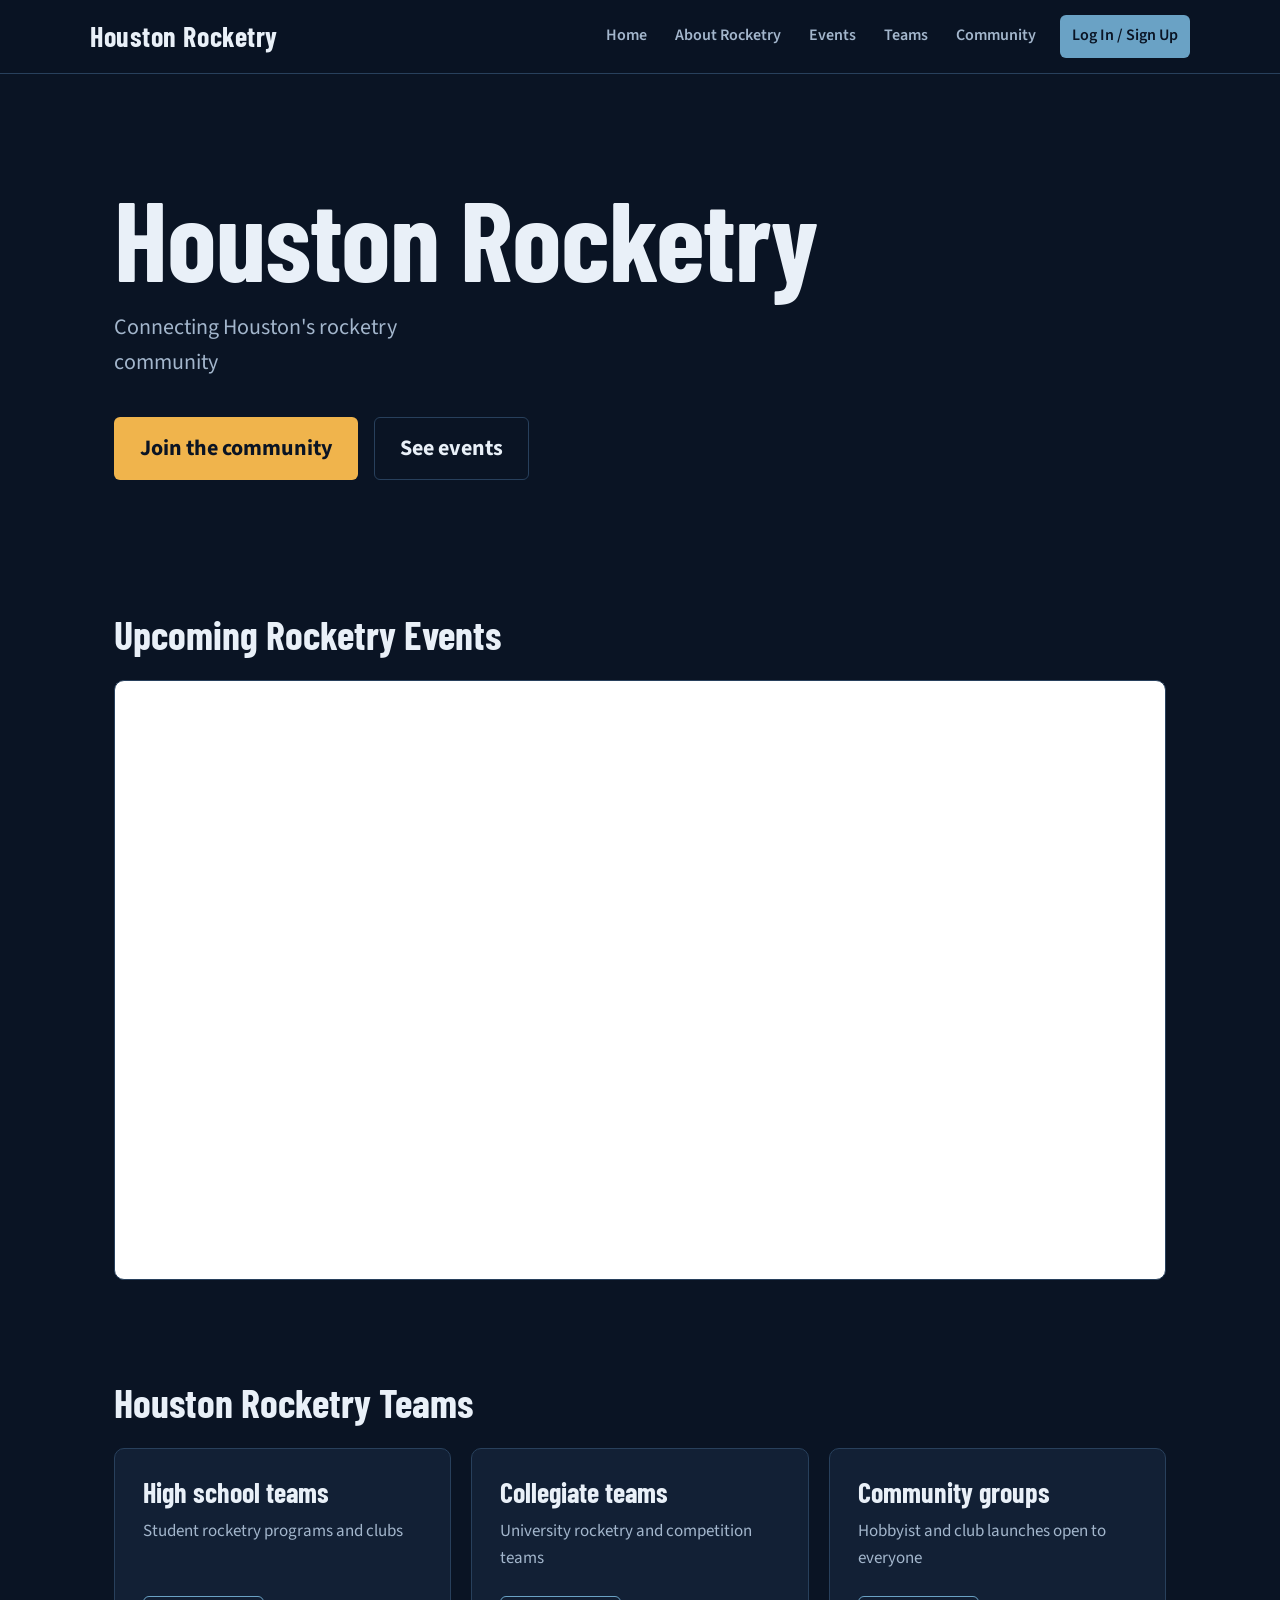
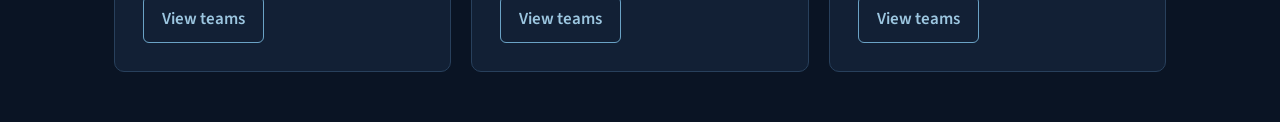
<file: index.html>
<!DOCTYPE html>
<html lang="en">
<head>
    <meta charset="UTF-8">
    <meta name="viewport" content="width=device-width, initial-scale=1.0">
    <title>Home | Houston Rocketry</title>
    <link rel="stylesheet" href="style.css">
    <script src="script.js" defer></script>
</head>
<body>
    <nav class="navbar">
        <div class="site-name">Houston Rocketry</div>
        <div class="nav-links">
            <a href="index.html">Home</a>
            <a href="AboutRocketry.html">About Rocketry</a>
            <a href="Events.html">Events</a>
            <a href="Teams.html">Teams</a>
            <a href="Community.html">Community</a>
            <a href="Login.html" id="authLink">Log In / Sign Up</a>
        </div>
    </nav>
    <section class="title">
        <h1>Houston Rocketry</h1>
        <p>Connecting Houston's rocketry community</p>
        <p class="hero-actions"><a class="cta" href="Register.html">Join the community</a> <a class="cta cta-alt" href="Events.html">See events</a></p>
    </section>

    <section class="events-section" id="events">
        <h2>Upcoming Rocketry Events</h2>
        <div class="calendar-wrapper">
            <iframe src="https://calendar.google.com/calendar/embed?src=c_18a1e59d73cd166584d09cab9d3fcce086a8d81bed29b3773ce699ce2a3fb906%40group.calendar.google.com&ctz=America%2FChicago" width="800" height="600" title="Rocketry events calendar"></iframe>
        </div>
    </section>

    <section class="teams-section" id="teams">
        <h2>Houston Rocketry Teams</h2>
        <div class="team-container">
            <div class="team-card"><h3>High school teams</h3><p>Student rocketry programs and clubs</p><a href="Teams.html">View teams</a></div>
            <div class="team-card"><h3>Collegiate teams</h3><p>University rocketry and competition teams</p><a href="Teams.html">View teams</a></div>
            <div class="team-card"><h3>Community groups</h3><p>Hobbyist and club launches open to everyone</p><a href="Teams.html">View teams</a></div>
        </div>
    </section>
</body>
</html>
</file>
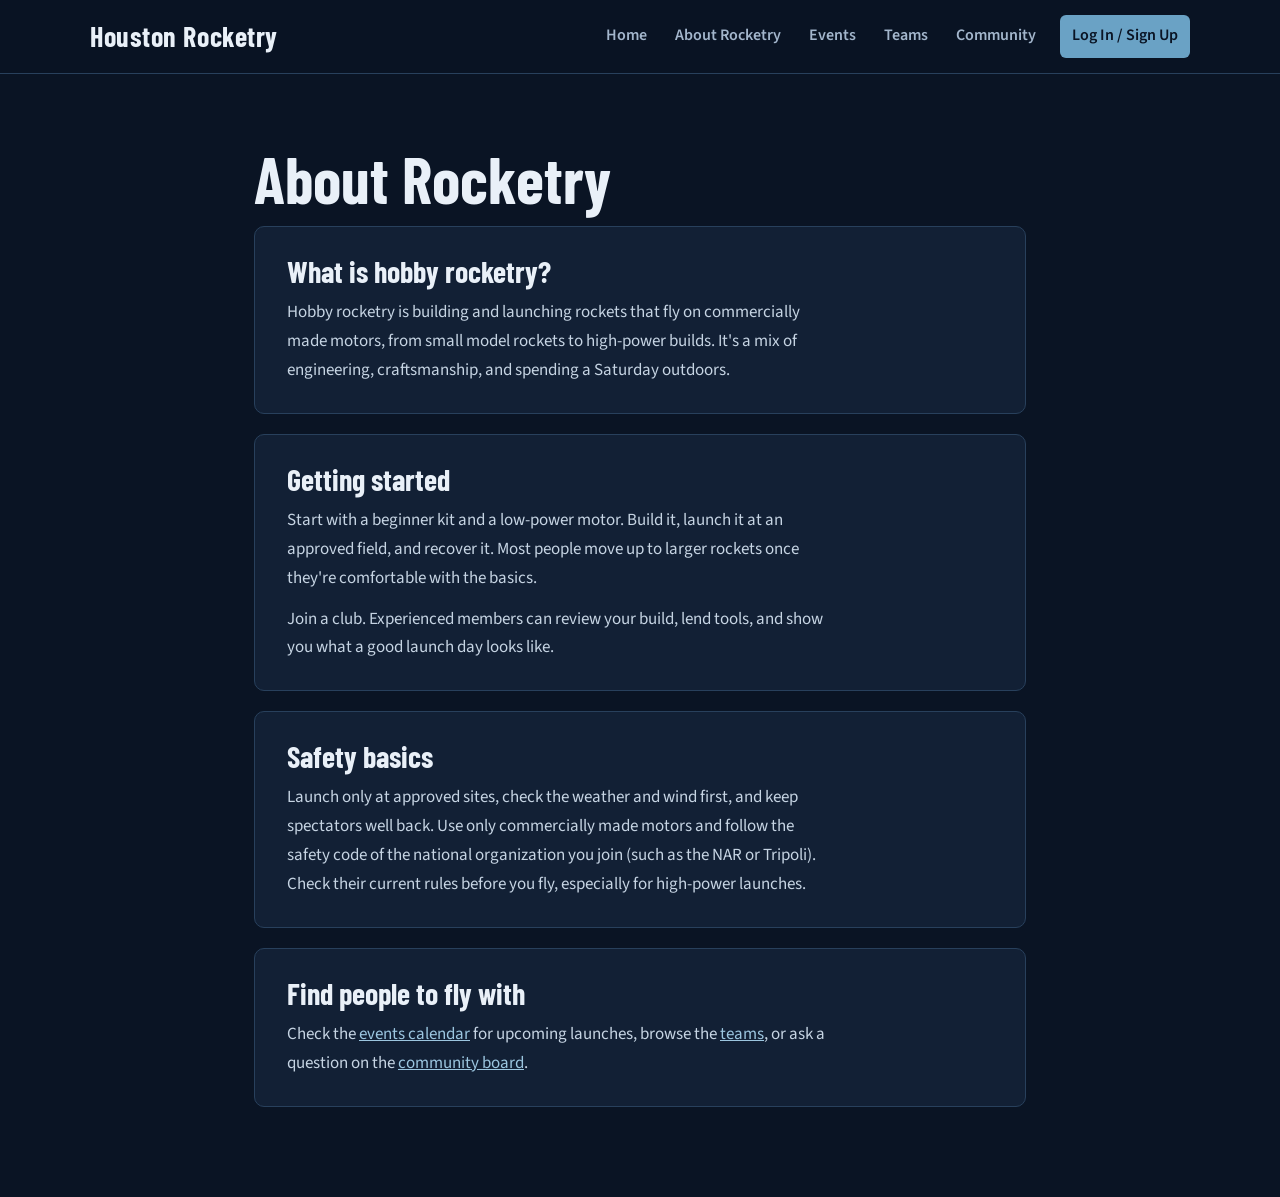
<file: AboutRocketry.html>
<!DOCTYPE html>
<html lang="en">
<head>
    <meta charset="UTF-8">
    <meta name="viewport" content="width=device-width, initial-scale=1.0">
    <title>About Rocketry | Houston Rocketry</title>
    <link rel="stylesheet" href="style.css">
    <script src="script.js" defer></script>
</head>
<body>
    <nav class="navbar">
        <div class="site-name">Houston Rocketry</div>
        <div class="nav-links">
            <a href="index.html">Home</a>
            <a href="AboutRocketry.html">About Rocketry</a>
            <a href="Events.html">Events</a>
            <a href="Teams.html">Teams</a>
            <a href="Community.html">Community</a>
            <a href="Login.html" id="authLink">Log In / Sign Up</a>
        </div>
    </nav>
    <main class="page">
        <h1>About Rocketry</h1>
        <div class="content-card">
            <h2>What is hobby rocketry?</h2>
            <p>Hobby rocketry is building and launching rockets that fly on commercially made motors, from small model rockets to high-power builds. It's a mix of engineering, craftsmanship, and spending a Saturday outdoors.</p>
        </div>
        <div class="content-card">
            <h2>Getting started</h2>
            <p>Start with a beginner kit and a low-power motor. Build it, launch it at an approved field, and recover it. Most people move up to larger rockets once they're comfortable with the basics.</p>
            <p>Join a club. Experienced members can review your build, lend tools, and show you what a good launch day looks like.</p>
        </div>
        <div class="content-card">
            <h2>Safety basics</h2>
            <p>Launch only at approved sites, check the weather and wind first, and keep spectators well back. Use only commercially made motors and follow the safety code of the national organization you join (such as the NAR or Tripoli). Check their current rules before you fly, especially for high-power launches.</p>
        </div>
        <div class="content-card">
            <h2>Find people to fly with</h2>
            <p>Check the <a href="Events.html">events calendar</a> for upcoming launches, browse the <a href="Teams.html">teams</a>, or ask a question on the <a href="Community.html">community board</a>.</p>
        </div>
    </main>
</body>
</html>
</file>
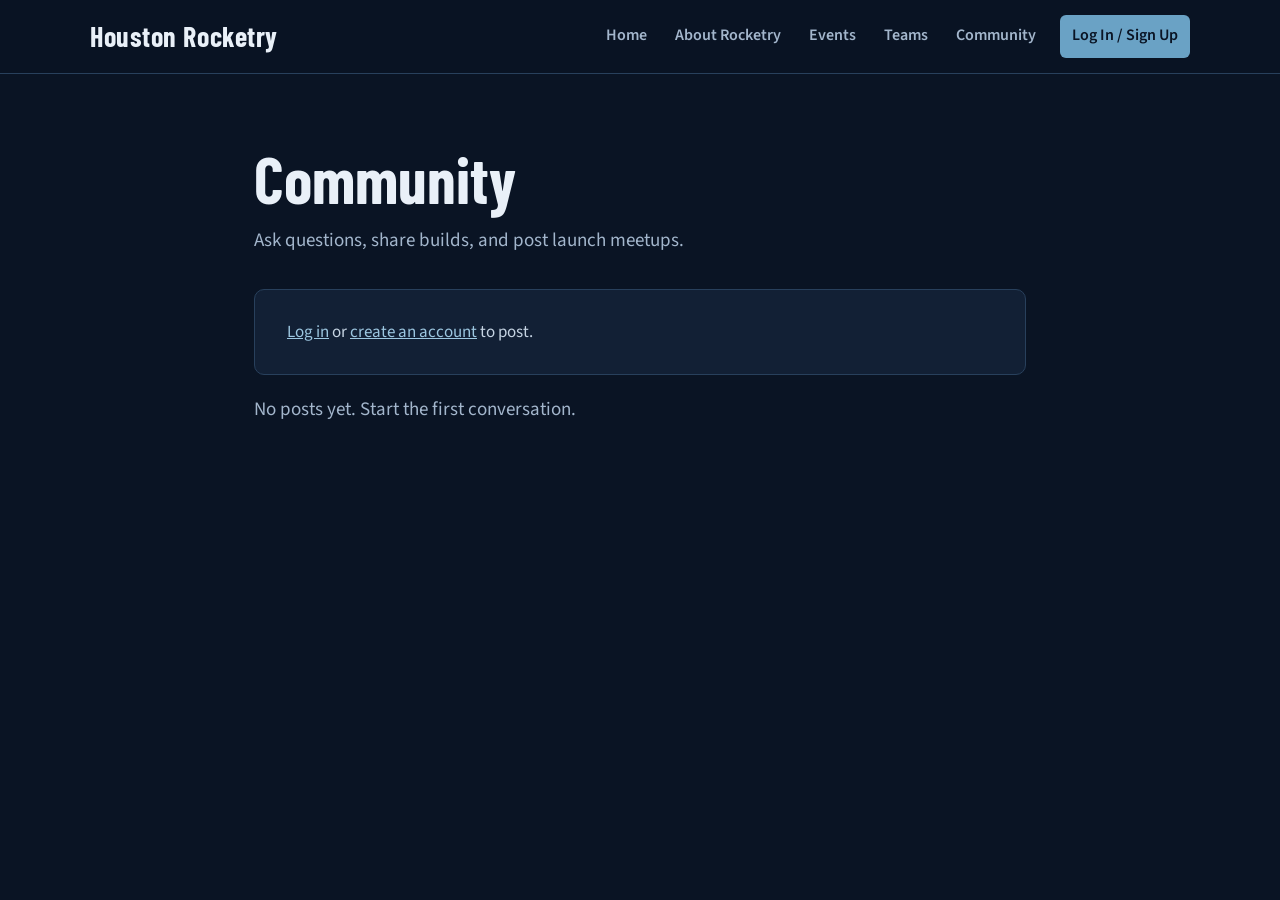
<file: Community.html>
<!DOCTYPE html>
<html lang="en">
<head>
    <meta charset="UTF-8">
    <meta name="viewport" content="width=device-width, initial-scale=1.0">
    <title>Community | Houston Rocketry</title>
    <link rel="stylesheet" href="style.css">
    <script src="script.js" defer></script>
    <script src="community.js" defer></script>
</head>
<body>
    <nav class="navbar">
        <div class="site-name">Houston Rocketry</div>
        <div class="nav-links">
            <a href="index.html">Home</a>
            <a href="AboutRocketry.html">About Rocketry</a>
            <a href="Events.html">Events</a>
            <a href="Teams.html">Teams</a>
            <a href="Community.html">Community</a>
            <a href="Login.html" id="authLink">Log In / Sign Up</a>
        </div>
    </nav>
    <main class="page">
        <h1>Community</h1>
        <p class="page-intro">Ask questions, share builds, and post launch meetups.</p>

        <div id="loginPrompt" class="content-card" hidden>
            <p><a href="Login.html">Log in</a> or <a href="Register.html">create an account</a> to post.</p>
        </div>

        <form id="postForm" class="content-card" hidden>
            <div class="form-group"><label for="postTitle">Title</label>
                <input type="text" id="postTitle" maxlength="100" required></div>
            <div class="form-group"><label for="postBody">Message</label>
                <textarea id="postBody" rows="4" maxlength="1000" required></textarea></div>
            <button type="submit" class="login-button">Post</button>
        </form>

        <div id="postList"></div>
    </main>
</body>
</html>
</file>
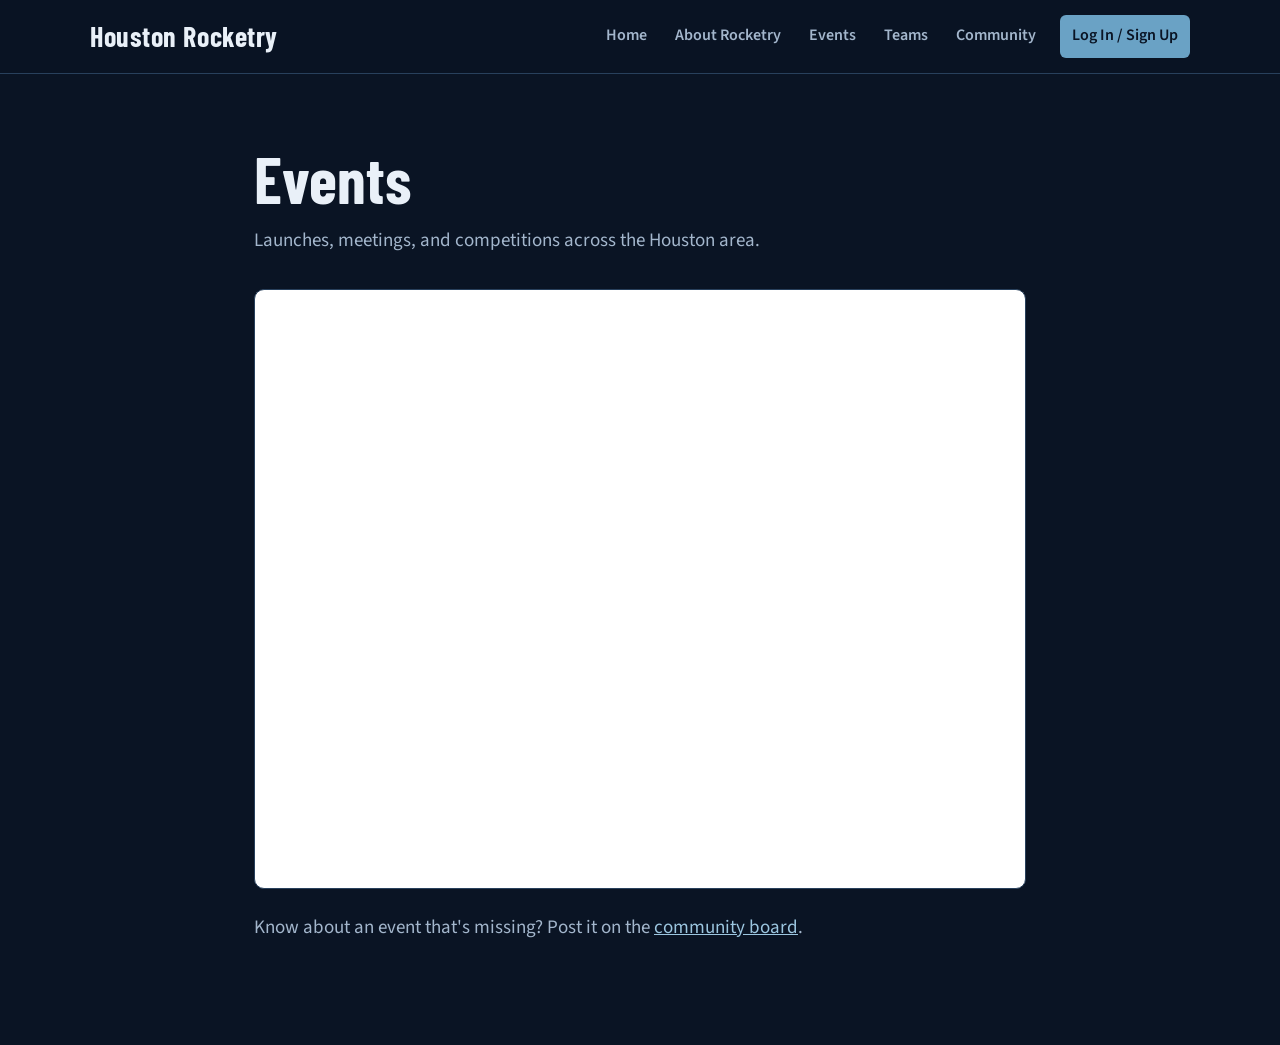
<file: Events.html>
<!DOCTYPE html>
<html lang="en">
<head>
    <meta charset="UTF-8">
    <meta name="viewport" content="width=device-width, initial-scale=1.0">
    <title>Events | Houston Rocketry</title>
    <link rel="stylesheet" href="style.css">
    <script src="script.js" defer></script>
</head>
<body>
    <nav class="navbar">
        <div class="site-name">Houston Rocketry</div>
        <div class="nav-links">
            <a href="index.html">Home</a>
            <a href="AboutRocketry.html">About Rocketry</a>
            <a href="Events.html">Events</a>
            <a href="Teams.html">Teams</a>
            <a href="Community.html">Community</a>
            <a href="Login.html" id="authLink">Log In / Sign Up</a>
        </div>
    </nav>
    <main class="page">
        <h1>Events</h1>
        <p class="page-intro">Launches, meetings, and competitions across the Houston area.</p>
        <div class="calendar-wrapper">
            <iframe src="https://calendar.google.com/calendar/embed?src=c_18a1e59d73cd166584d09cab9d3fcce086a8d81bed29b3773ce699ce2a3fb906%40group.calendar.google.com&ctz=America%2FChicago" width="800" height="600" title="Rocketry events calendar"></iframe>
        </div>
        <p class="page-intro">Know about an event that's missing? Post it on the <a href="Community.html">community board</a>.</p>
    </main>
</body>
</html>
</file>
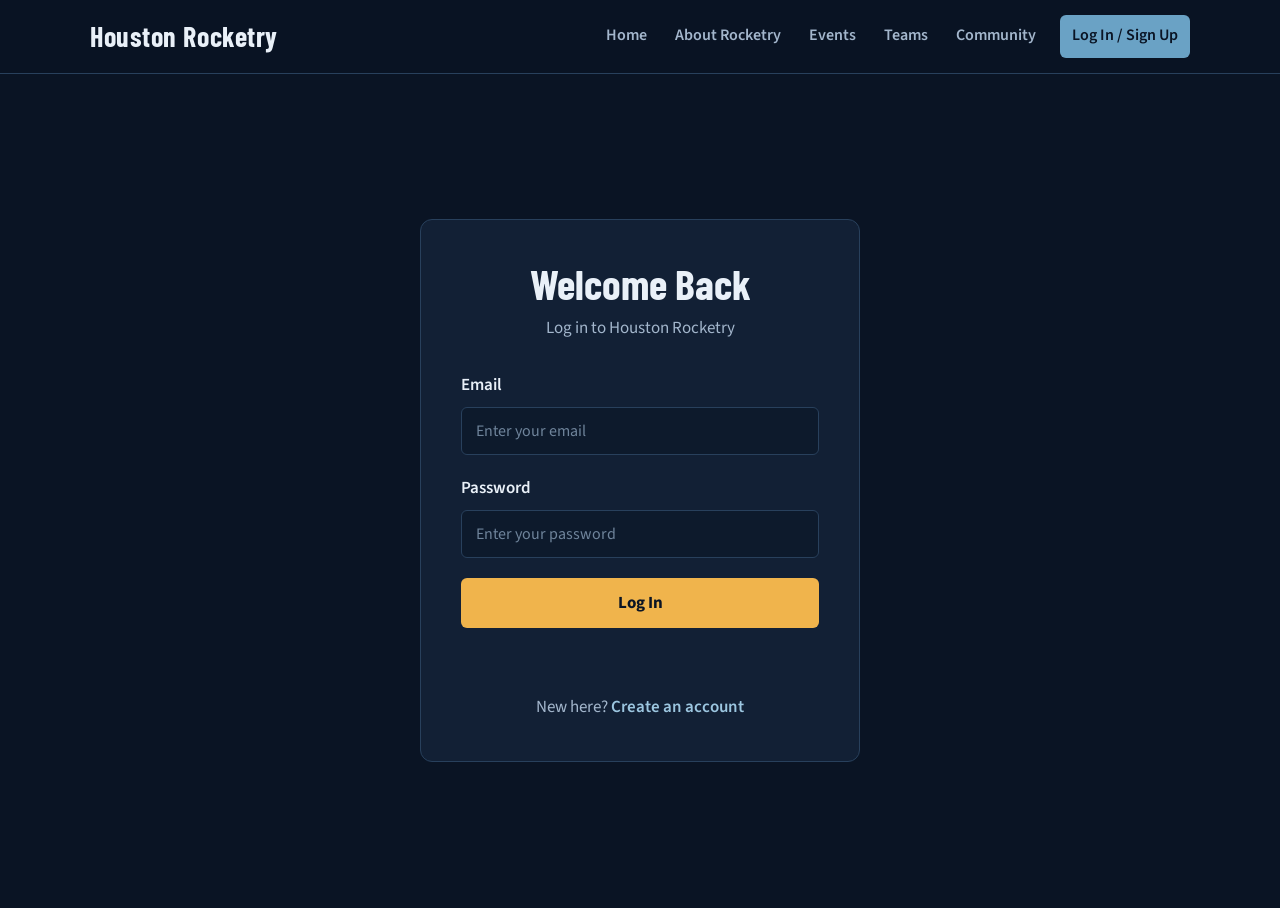
<file: Login.html>
<!DOCTYPE html>
<html lang="en">
<head>
    <meta charset="UTF-8">
    <meta name="viewport" content="width=device-width, initial-scale=1.0">
    <title>Log In | Houston Rocketry</title>
    <link rel="stylesheet" href="style.css">
    <script src="script.js" defer></script>
</head>
<body>
    <nav class="navbar">
        <div class="site-name">Houston Rocketry</div>
        <div class="nav-links">
            <a href="index.html">Home</a>
            <a href="AboutRocketry.html">About Rocketry</a>
            <a href="Events.html">Events</a>
            <a href="Teams.html">Teams</a>
            <a href="Community.html">Community</a>
            <a href="Login.html" id="authLink">Log In / Sign Up</a>
        </div>
    </nav>

    <main class="login-page">
        <div class="login-card">
            <h1>Welcome Back</h1>
            <p class="login-subtitle">Log in to Houston Rocketry</p>

            <form id="loginForm">
                <div class="form-group">
                    <label for="email">Email</label>
                    <input type="email" id="email" placeholder="Enter your email" autocomplete="email" required>
                </div>

                <div class="form-group">
                    <label for="password">Password</label>
                    <input type="password" id="password" placeholder="Enter your password" autocomplete="current-password" required>
                </div>

                <button type="submit" class="login-button">Log In</button>
                <p id="loginMessage" aria-live="polite"></p>
            </form>

            <p class="signup-text">
                New here? <a href="Register.html">Create an account</a>
            </p>
        </div>
    </main>
</body>
</html>
</file>
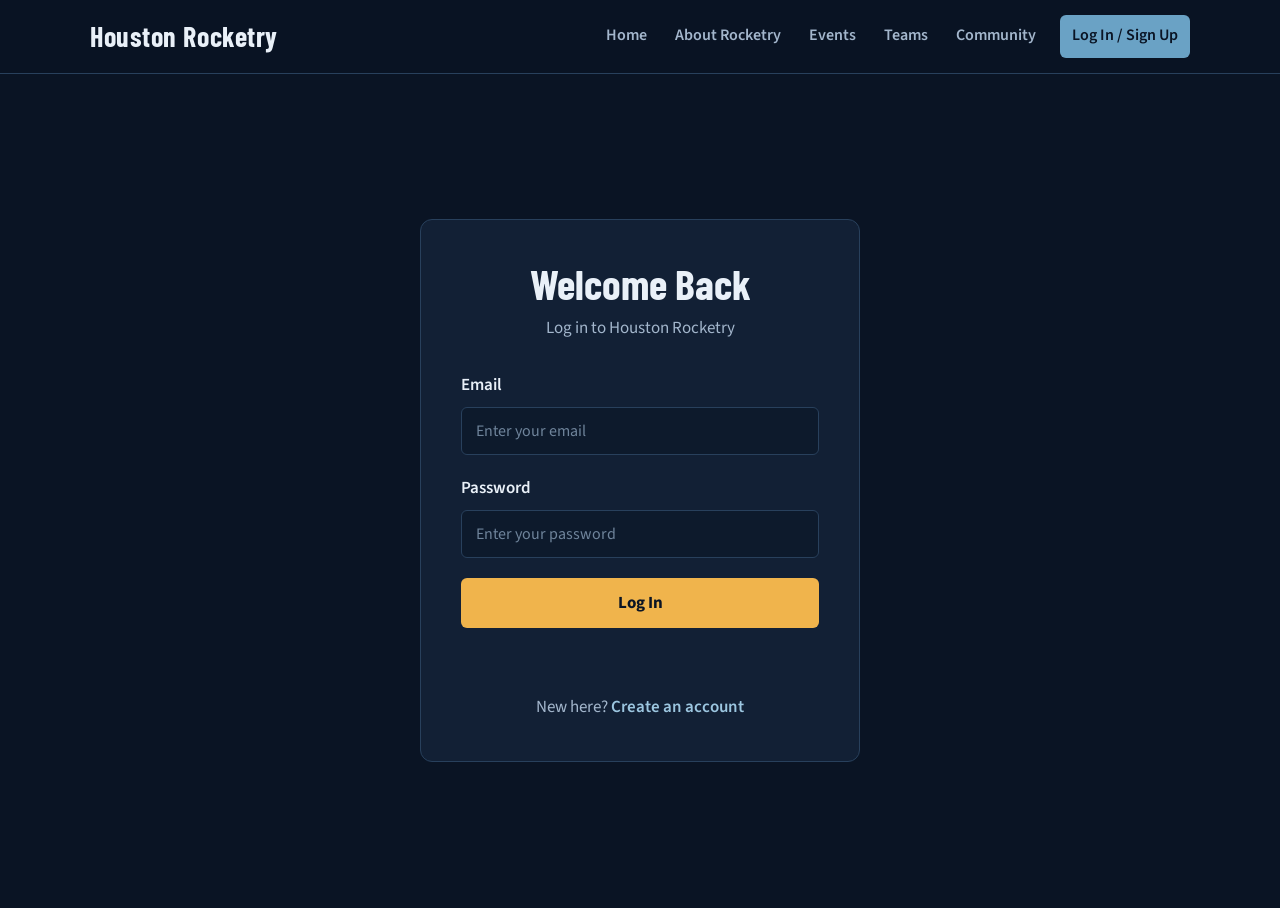
<file: Profile.html>
<!DOCTYPE html>
<html lang="en">
<head>
    <meta charset="UTF-8">
    <meta name="viewport" content="width=device-width, initial-scale=1.0">
    <title>Profile | Houston Rocketry</title>
    <link rel="stylesheet" href="style.css">
    <script src="script.js" defer></script>
</head>
<body>
    <nav class="navbar">
        <div class="site-name">Houston Rocketry</div>
        <div class="nav-links">
            <a href="index.html">Home</a>
            <a href="AboutRocketry.html">About Rocketry</a>
            <a href="Events.html">Events</a>
            <a href="Teams.html">Teams</a>
            <a href="Community.html">Community</a>
            <a href="Profile.html" id="authLink">Profile</a>
            <button id="logoutButton" class="logout-button" type="button">Log Out</button>
        </div>
    </nav>

    <main class="profile-page">
        <div class="profile-card">
            <h1>Welcome, <span id="profileName"></span></h1>
            <p id="profileEmail"></p>

            <form id="profileForm" class="profile-form">
                <div class="form-group">
                    <label for="history">Rocketry history</label>
                    <textarea id="history" rows="4" placeholder="Launches, certifications, competitions..."></textarea>
                </div>

                <div class="form-group">
                    <label for="clubs">Clubs and teams</label>
                    <input type="text" id="clubs" placeholder="Separate with commas">
                </div>

                <div class="form-group">
                    <label for="portfolio">Portfolio</label>
                    <textarea id="portfolio" rows="3" placeholder="Links to projects, photos, or builds"></textarea>
                </div>

                <button type="submit" class="login-button">Save profile</button>
                <p id="profileMessage" aria-live="polite"></p>
            </form>
        </div>
    </main>
</body>
</html>
</file>
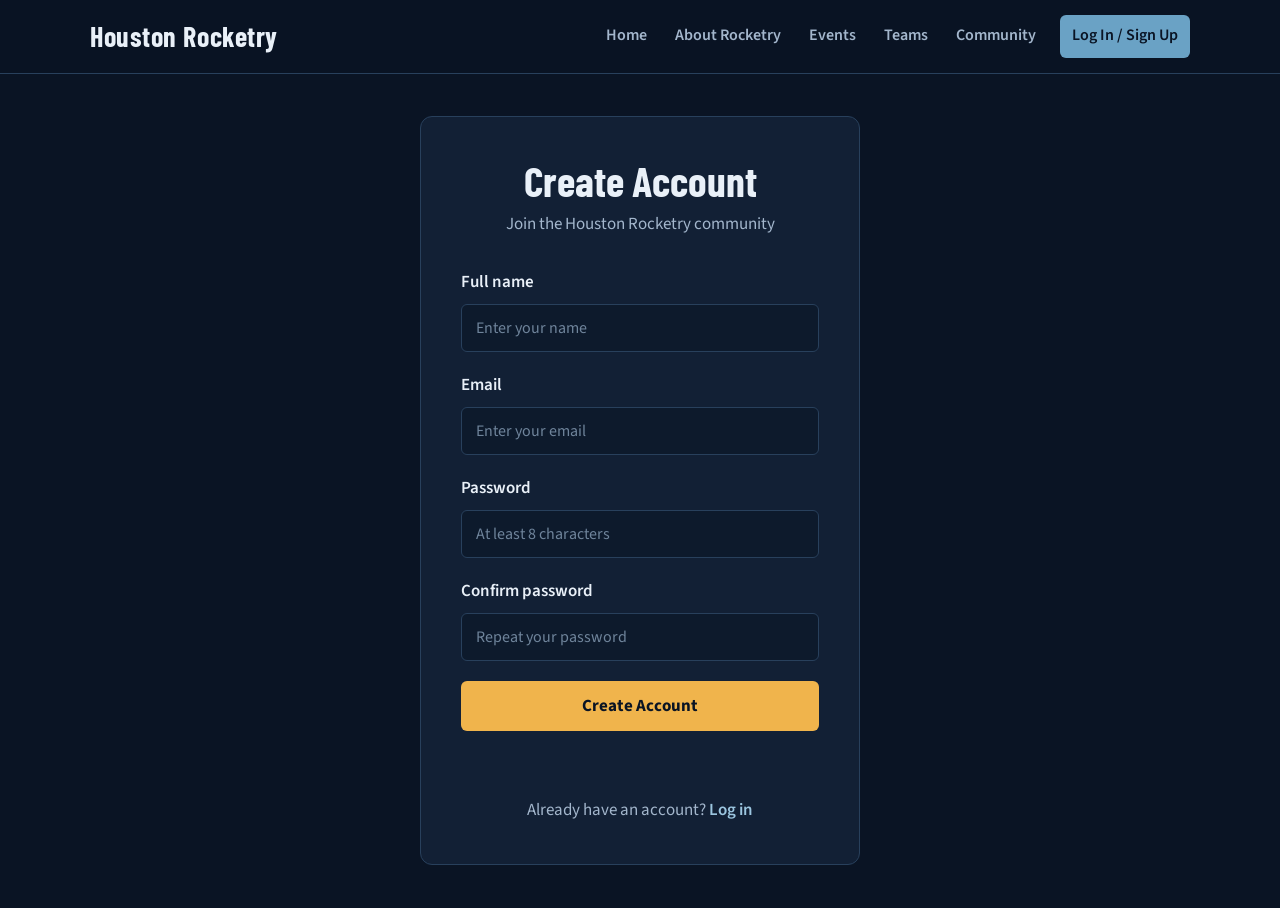
<file: Register.html>
<!DOCTYPE html>
<html lang="en">
<head>
    <meta charset="UTF-8">
    <meta name="viewport" content="width=device-width, initial-scale=1.0">
    <title>Create Account | Houston Rocketry</title>
    <link rel="stylesheet" href="style.css">
    <script src="script.js" defer></script>
</head>
<body>
    <nav class="navbar">
        <div class="site-name">Houston Rocketry</div>
        <div class="nav-links">
            <a href="index.html">Home</a>
            <a href="AboutRocketry.html">About Rocketry</a>
            <a href="Events.html">Events</a>
            <a href="Teams.html">Teams</a>
            <a href="Community.html">Community</a>
            <a href="Login.html" id="authLink">Log In / Sign Up</a>
        </div>
    </nav>

    <main class="login-page">
        <div class="login-card">
            <h1>Create Account</h1>
            <p class="login-subtitle">Join the Houston Rocketry community</p>

            <form id="registerForm">
                <div class="form-group">
                    <label for="name">Full name</label>
                    <input type="text" id="name" placeholder="Enter your name" autocomplete="name" required>
                </div>

                <div class="form-group">
                    <label for="email">Email</label>
                    <input type="email" id="email" placeholder="Enter your email" autocomplete="email" required>
                </div>

                <div class="form-group">
                    <label for="password">Password</label>
                    <input type="password" id="password" placeholder="At least 8 characters" autocomplete="new-password" required>
                </div>

                <div class="form-group">
                    <label for="confirmPassword">Confirm password</label>
                    <input type="password" id="confirmPassword" placeholder="Repeat your password" autocomplete="new-password" required>
                </div>

                <button type="submit" class="login-button">Create Account</button>
                <p id="registerMessage" aria-live="polite"></p>
            </form>

            <p class="signup-text">
                Already have an account? <a href="Login.html">Log in</a>
            </p>
        </div>
    </main>
</body>
</html>
</file>
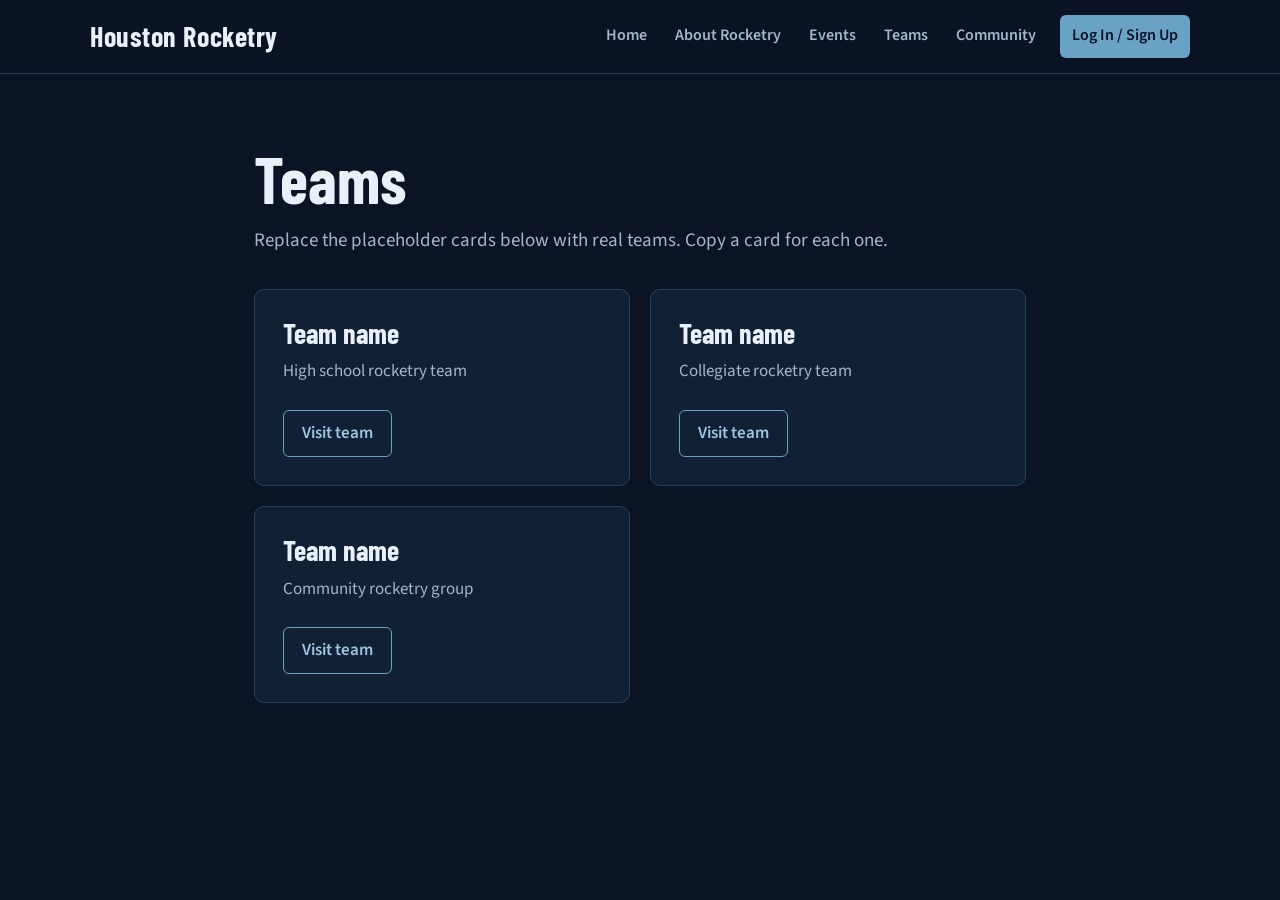
<file: Teams.html>
<!DOCTYPE html>
<html lang="en">
<head>
    <meta charset="UTF-8">
    <meta name="viewport" content="width=device-width, initial-scale=1.0">
    <title>Teams | Houston Rocketry</title>
    <link rel="stylesheet" href="style.css">
    <script src="script.js" defer></script>
</head>
<body>
    <nav class="navbar">
        <div class="site-name">Houston Rocketry</div>
        <div class="nav-links">
            <a href="index.html">Home</a>
            <a href="AboutRocketry.html">About Rocketry</a>
            <a href="Events.html">Events</a>
            <a href="Teams.html">Teams</a>
            <a href="Community.html">Community</a>
            <a href="Login.html" id="authLink">Log In / Sign Up</a>
        </div>
    </nav>
    <main class="page">
        <h1>Teams</h1>
        <p class="page-intro">Replace the placeholder cards below with real teams. Copy a card for each one.</p>
        <div class="team-container">
            <div class="team-card"><h3>Team name</h3><p>High school rocketry team</p><a href="#">Visit team</a></div>
            <div class="team-card"><h3>Team name</h3><p>Collegiate rocketry team</p><a href="#">Visit team</a></div>
            <div class="team-card"><h3>Team name</h3><p>Community rocketry group</p><a href="#">Visit team</a></div>
        </div>
    </main>
</body>
</html>
</file>
<file: style.css>
@import url('https://fonts.googleapis.com/css2?family=Barlow+Condensed:wght@600;700&family=Source+Sans+3:wght@400;600;700&display=swap');

:root {
    --bg: #0a1424;
    --surface: #122035;
    --surface-2: #0d1a2c;
    --line: #28405c;
    --text: #e9f0f8;
    --body-text: #c6d4e3;
    --muted: #a3b6cc;
    --sky: #6aa2c5;
    --sky-light: #9cc6e0;
    --amber: #f0b44c;
    --display: 'Barlow Condensed', 'Arial Narrow', Arial, sans-serif;
    --body: 'Source Sans 3', Arial, sans-serif;
    --wrap: 1100px;
}

*, *::before, *::after { box-sizing: border-box; }

body {
    margin: 0;
    background: var(--bg);
    color: var(--text);
    font-family: var(--body);
    font-size: 17px;
    line-height: 1.6;
    overflow-x: hidden;
}

h1, h2, h3 { font-family: var(--display); font-weight: 700; line-height: 1.1; }

a:focus-visible, button:focus-visible, input:focus-visible, textarea:focus-visible {
    outline: 2px solid var(--amber);
    outline-offset: 2px;
}

/* ---------- Navbar ---------- */
.navbar {
    position: sticky;
    top: 0;
    z-index: 10;
    display: flex;
    justify-content: space-between;
    align-items: center;
    flex-wrap: wrap;
    gap: 8px 24px;
    padding: 14px max(24px, calc((100% - var(--wrap)) / 2));
    background: rgba(10, 20, 36, 0.92);
    backdrop-filter: blur(8px);
    border-bottom: 1px solid var(--line);
}

.site-name {
    font-family: var(--display);
    font-weight: 700;
    font-size: 28px;
    letter-spacing: 0.02em;
    color: var(--text);
}

.nav-links { display: flex; flex-wrap: wrap; align-items: center; gap: 4px; }

.nav-links a {
    color: var(--muted);
    text-decoration: none;
    font-weight: 600;
    font-size: 16px;
    padding: 8px 12px;
    border-bottom: 2px solid transparent;
    transition: color 0.2s, border-color 0.2s;
}

.nav-links a:hover { color: var(--text); border-bottom-color: var(--sky); }

.nav-links #authLink {
    background: var(--sky);
    color: var(--bg);
    border-radius: 6px;
    margin-left: 8px;
}
.nav-links #authLink,
.nav-links #authLink:hover { border-bottom-color: transparent; }
.nav-links #authLink:hover { background: var(--sky-light); color: var(--bg); }

.logout-button {
    background: none;
    border: 1px solid var(--line);
    border-radius: 6px;
    color: var(--muted);
    font-family: var(--body);
    font-size: 16px;
    font-weight: 600;
    padding: 7px 14px;
    margin-left: 4px;
    cursor: pointer;
    transition: color 0.2s, border-color 0.2s;
}
.logout-button:hover { color: var(--text); border-color: var(--sky); }

/* ---------- Home hero ---------- */
.title {
    position: relative;
    max-width: var(--wrap);
    margin: 0 auto;
    padding: 110px 24px 70px;
    text-align: left;
}


.title h1 {
    font-size: clamp(52px, 10vw, 112px);
    line-height: 0.95;
    letter-spacing: -0.01em;
    margin: 0 0 20px;
}

.title p {
    color: var(--muted);
    font-size: 22px;
    max-width: 34ch;
    margin: 0;
}

.title .hero-actions { margin-top: 36px; max-width: none; }

.cta {
    display: inline-block;
    background: var(--amber);
    color: var(--bg);
    font-weight: 700;
    text-decoration: none;
    padding: 14px 26px;
    border-radius: 6px;
    margin: 0 12px 12px 0;
    transition: background 0.2s;
}
.cta:hover { background: #f6c670; }

.cta.cta-alt {
    background: none;
    color: var(--text);
    border: 1px solid var(--line);
    padding: 13px 25px;
}
.cta.cta-alt:hover { border-color: var(--sky); background: none; }

/* ---------- Home sections ---------- */
.events-section, .teams-section {
    max-width: var(--wrap);
    margin: 0 auto;
    padding: 50px 24px;
    text-align: left;
}

.events-section h2, .teams-section h2 { font-size: 40px; margin: 0 0 24px; }

.calendar-wrapper { width: 100%; }

.calendar-wrapper iframe {
    display: block;
    width: 100%;
    max-width: 100%;
    height: 600px;
    border: 1px solid var(--line);
    border-radius: 10px;
    background: #fff;
}

/*Team cards*/
.team-container {
    display: grid;
    grid-template-columns: repeat(auto-fit, minmax(250px, 1fr));
    gap: 20px;
    max-width: var(--wrap);
    margin: 0 auto;
}

.team-card {
    display: flex;
    flex-direction: column;
    background: var(--surface);
    border: 1px solid var(--line);
    border-radius: 10px;
    padding: 28px;
    text-align: left;
    transition: border-color 0.2s;
}
.team-card:hover { border-color: var(--sky); }

.team-card h3 { font-size: 28px; margin: 0 0 10px; }

.team-card p { color: var(--muted); margin: 0 0 24px; flex: 1; }

.team-card a {
    align-self: flex-start;
    color: var(--sky-light);
    border: 1px solid var(--sky);
    padding: 9px 18px;
    border-radius: 6px;
    text-decoration: none;
    font-weight: 600;
    transition: background 0.2s, color 0.2s;
}
.team-card a:hover { background: var(--sky); color: var(--bg); }

/* ---------- Login / Register ---------- */
.login-page {
    min-height: calc(100vh - 66px);
    display: flex;
    justify-content: center;
    align-items: center;
    padding: 40px 20px;
}

.login-card {
    width: 100%;
    max-width: 440px;
    background: var(--surface);
    border: 1px solid var(--line);
    border-radius: 12px;
    padding: 40px;
}

.login-card h1 { font-size: 42px; text-align: center; margin: 0 0 8px; }

.login-subtitle { color: var(--muted); text-align: center; margin: 0 0 30px; }

.signup-text { color: var(--muted); text-align: center; margin: 26px 0 0; }
.signup-text a { color: var(--sky-light); font-weight: 600; text-decoration: none; }
.signup-text a:hover { text-decoration: underline; }

/* ---------- Forms ---------- */
.form-group { margin-bottom: 20px; }

.form-group label { display: block; color: var(--text); font-weight: 600; margin-bottom: 8px; }

.form-group input,
.form-group textarea {
    width: 100%;
    padding: 12px 14px;
    background: var(--surface-2);
    border: 1px solid var(--line);
    border-radius: 6px;
    color: var(--text);
    font-family: var(--body);
    font-size: 16px;
}
.form-group textarea { resize: vertical; }

.form-group input:focus,
.form-group textarea:focus { border-color: var(--sky); outline: none; box-shadow: 0 0 0 3px rgba(106, 162, 197, 0.25); }

.form-group input::placeholder,
.form-group textarea::placeholder { color: #6f849b; }

.login-button {
    width: 100%;
    padding: 13px;
    background: var(--amber);
    color: var(--bg);
    border: none;
    border-radius: 6px;
    font-family: var(--body);
    font-size: 17px;
    font-weight: 700;
    cursor: pointer;
    transition: background 0.2s;
}
.login-button:hover { background: #f6c670; }

#loginMessage, #registerMessage, #profileMessage {
    text-align: center;
    margin: 16px 0 0;
    min-height: 1.4em;
}

/* ---------- Profile ---------- */
.profile-page {
    min-height: calc(100vh - 66px);
    display: flex;
    justify-content: center;
    padding: 60px 20px;
}

.profile-card {
    width: 100%;
    max-width: 700px;
    height: fit-content;
    background: var(--surface);
    border: 1px solid var(--line);
    border-radius: 12px;
    padding: 40px;
}

.profile-card h1 { font-size: 44px; margin: 0 0 6px; }
.profile-card > p { color: var(--muted); margin: 0; }
.profile-form { margin-top: 30px; }

/* ---------- Content pages (About, Events, Teams, Community) ---------- */
.page { max-width: 820px; margin: 0 auto; padding: 70px 24px; }

.page h1 { font-size: clamp(44px, 7vw, 64px); margin: 0 0 12px; }

.page-intro { color: var(--muted); font-size: 19px; margin: 0 0 32px; }

.page a, .content-card a { color: var(--sky-light); }

.content-card {
    background: var(--surface);
    border: 1px solid var(--line);
    border-radius: 10px;
    padding: 28px 32px;
    margin-bottom: 20px;
}

.content-card h2 { font-size: 30px; margin: 0 0 10px; }

.content-card p { color: var(--body-text); line-height: 1.7; max-width: 68ch; margin: 0 0 12px; }
.content-card p:last-child { margin-bottom: 0; }

.content-card .logout-button { margin: 14px 0 0; }

.post-meta { font-size: 15px; color: #7f94ab !important; }

.page .calendar-wrapper { margin-bottom: 24px; }
.page .team-container { margin-top: 10px; }

/* ---------- Small screens ---------- */
@media (max-width: 640px) {
    .navbar { padding: 12px 16px; }
    .title { padding: 70px 20px 40px; }
    .login-card, .profile-card { padding: 28px 22px; }
    .content-card { padding: 22px; }
    .calendar-wrapper iframe { height: 480px; }
}

@media (prefers-reduced-motion: reduce) {
    * { transition: none !important; }
}
</file>
